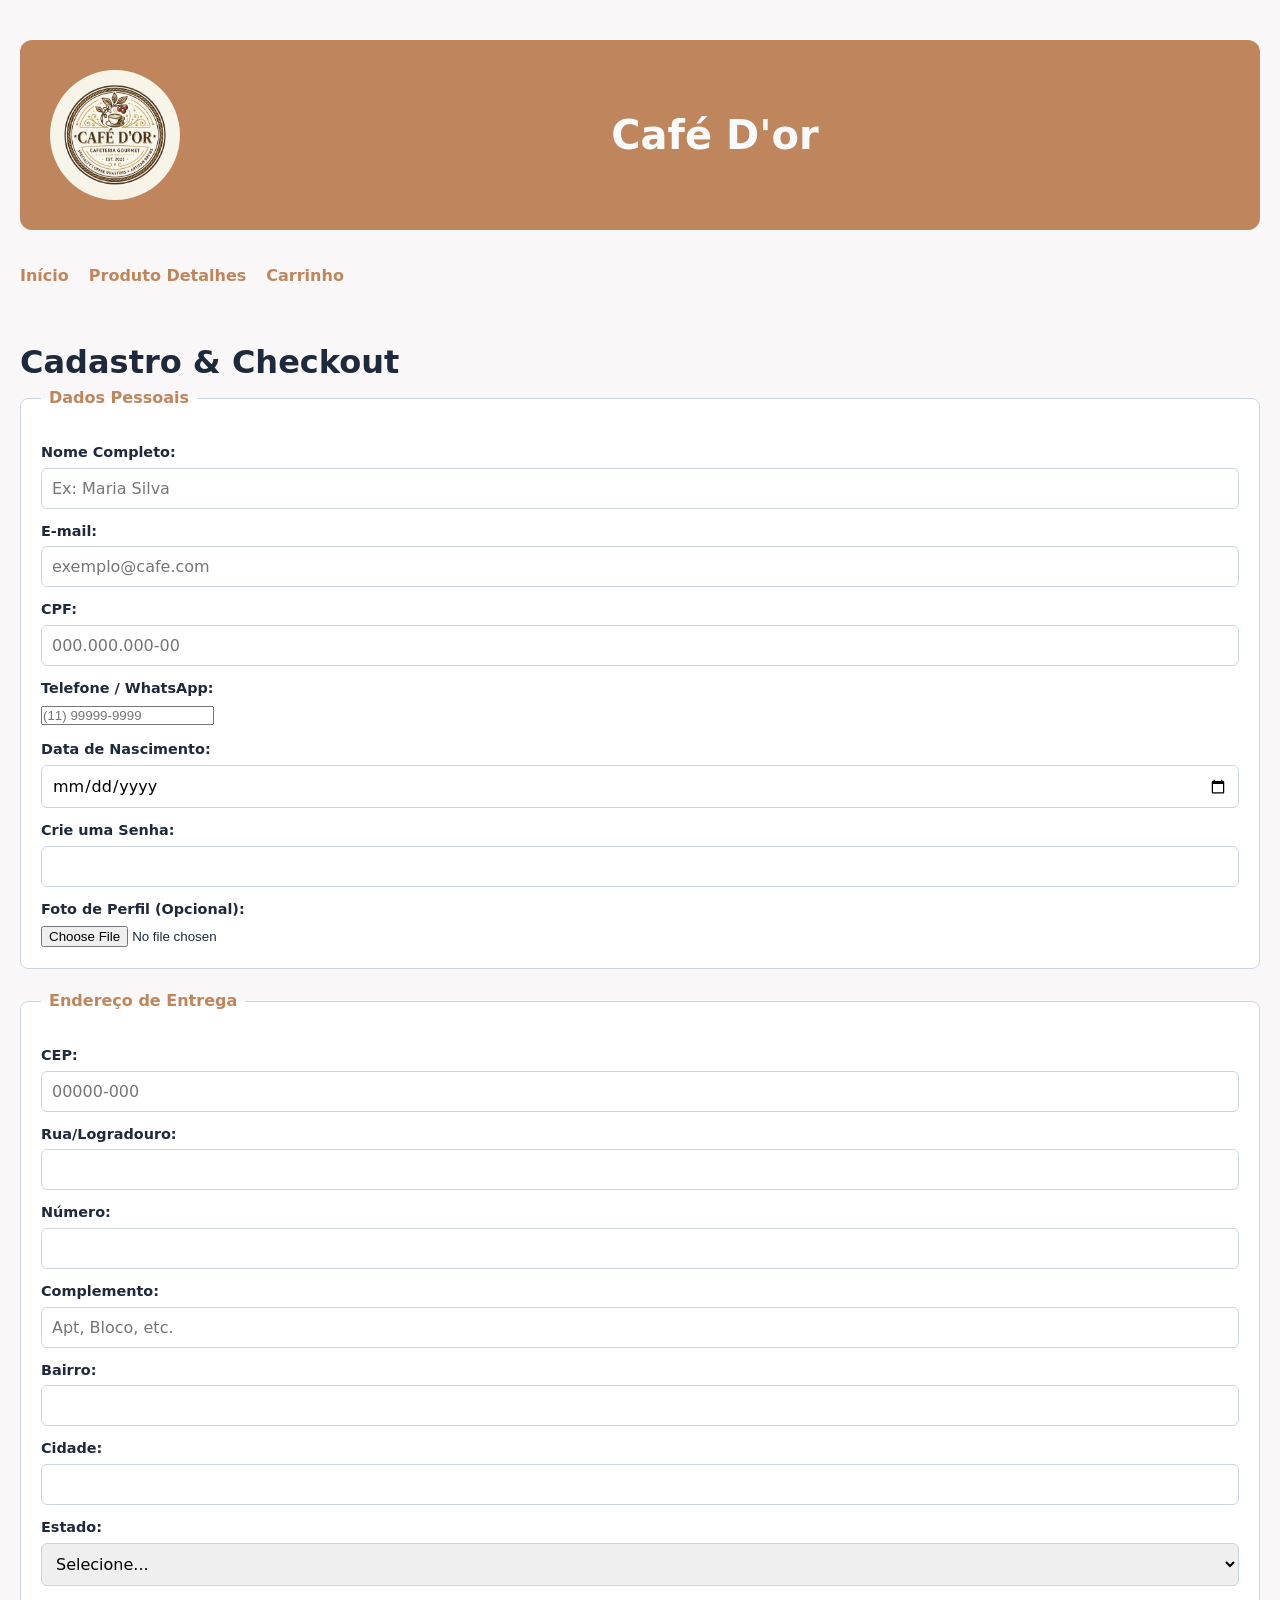
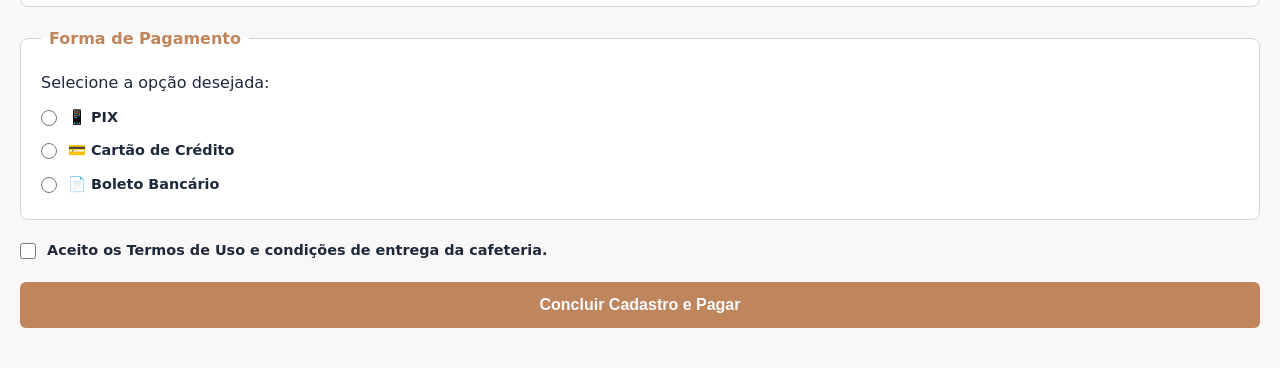
<file: cadastro.html>
<!DOCTYPE html>
<html lang="pt-BR">
<head>
    <meta charset="UTF-8">
    <meta name="viewport" content="width=device-width, initial-scale=1.0">
    <link rel="stylesheet" href="style.css">
    <title>Cadastro - Café D'or</title>
</head>
<body>
    <header class="cabeçalho">
        <img class="img-logo" src="img/image_a37e33cb.jpg" alt="Logo da Cafeteria Cafés D'or">
        <h1 class="titulo-pagina">Café D'or</h1>
    </header>

    <nav class="menu">
        <ul>
            <li><a href="index.html">Início</a></li>
            <li><a href="produto.html">Produto Detalhes</a></li>
            <li><a href="carrinho.html">Carrinho</a></li>
        </ul>
    </nav>

    <main>
        <form action="#" method="POST" class="form-cadastro">
            <h1>Cadastro & Checkout</h1>


            <fieldset>
                <legend>Dados Pessoais</legend>
                
                <div class="form-group">
                    <label for="nome">Nome Completo:</label>
                    <input type="text" id="nome" required class="input-field" placeholder="Ex: Maria Silva">
                </div>

                <div class="form-group">
                    <label for="email">E-mail:</label>
                    <input type="email" id="email" required class="input-field" placeholder="exemplo@cafe.com">
                </div>

                <div class="form-group">
                    <label for="cpf">CPF:</label>
                    <input type="text" id="cpf" required pattern="\d{3}\.\d{3}\.\d{3}-\d{2}" placeholder="000.000.000-00" class="input-field">
                </div>

                <div class="form-group">
                    <label for="tel">Telefone / WhatsApp:</label>
                    <input type="tel" id="tel" required placeholder="(11) 99999-9999" class="input-field">
                </div>

                <div class="form-group">
                    <label for="nascimento">Data de Nascimento:</label>
                    <input type="date" id="nascimento" required class="input-field">
                </div>

                <div class="form-group">
                    <label for="senha">Crie uma Senha:</label>
                    <input type="password" id="senha" required minlength="6" class="input-field">
                </div>

                <div class="form-group">
                    <label for="avatar">Foto de Perfil (Opcional):</label>
                    <input type="file" id="avatar" accept="image/*" class="input-field">
                </div>
            </fieldset>


            <fieldset>
                <legend>Endereço de Entrega</legend>

                <div class="form-group">
                    <label for="cep">CEP:</label>
                    <input type="text" id="cep" required placeholder="00000-000" class="input-field">
                </div>

                <div class="form-group">
                    <label for="rua">Rua/Logradouro:</label>
                    <input type="text" id="rua" required class="input-field">
                </div>

                <div class="form-group">
                    <label for="numero">Número:</label>
                    <input type="text" id="numero" required class="input-field">
                </div>

                <div class="form-group">
                    <label for="complemento">Complemento:</label>
                    <input type="text" id="complemento" class="input-field" placeholder="Apt, Bloco, etc.">
                </div>

                <div class="form-group">
                    <label for="bairro">Bairro:</label>
                    <input type="text" id="bairro" required class="input-field">
                </div>

                <div class="form-group">
                    <label for="cidade">Cidade:</label>
                    <input type="text" id="cidade" required class="input-field">
                </div>

                <div class="form-group">
                    <label for="estado">Estado:</label>
                    <select id="estado" required class="input-field">
                        <option value="">Selecione...</option>
                        <option value="SP">São Paulo</option>
                        <option value="RJ">Rio de Janeiro</option>
                        <option value="MG">Minas Gerais</option>
                    </select>
                </div>
            </fieldset>


            <fieldset>
                <legend>Forma de Pagamento</legend>
                <p>Selecione a opção desejada:</p>
                <div class="pagamento-opcoes">
                    <label class="metodo-pay">
                        <input type="radio" name="pagamento" value="pix" required>
                        <span>📱 PIX</span>
                    </label>
                    <label class="metodo-pay">
                        <input type="radio" name="pagamento" value="cartao">
                        <span>💳 Cartão de Crédito</span>
                    </label>
                    <label class="metodo-pay">
                        <input type="radio" name="pagamento" value="boleto">
                        <span>📄 Boleto Bancário</span>
                    </label>
                </div>
            </fieldset>


            <div style="margin: 20px 0;">
                <label>
                    <input type="checkbox" required> Aceito os Termos de Uso e condições de entrega da cafeteria.
                </label>
            </div>

            <button type="submit" class="btn-acao" style="width: 100%;">Concluir Cadastro e Pagar</button>
        </form>
    </main>
</body>
</html>
</file>
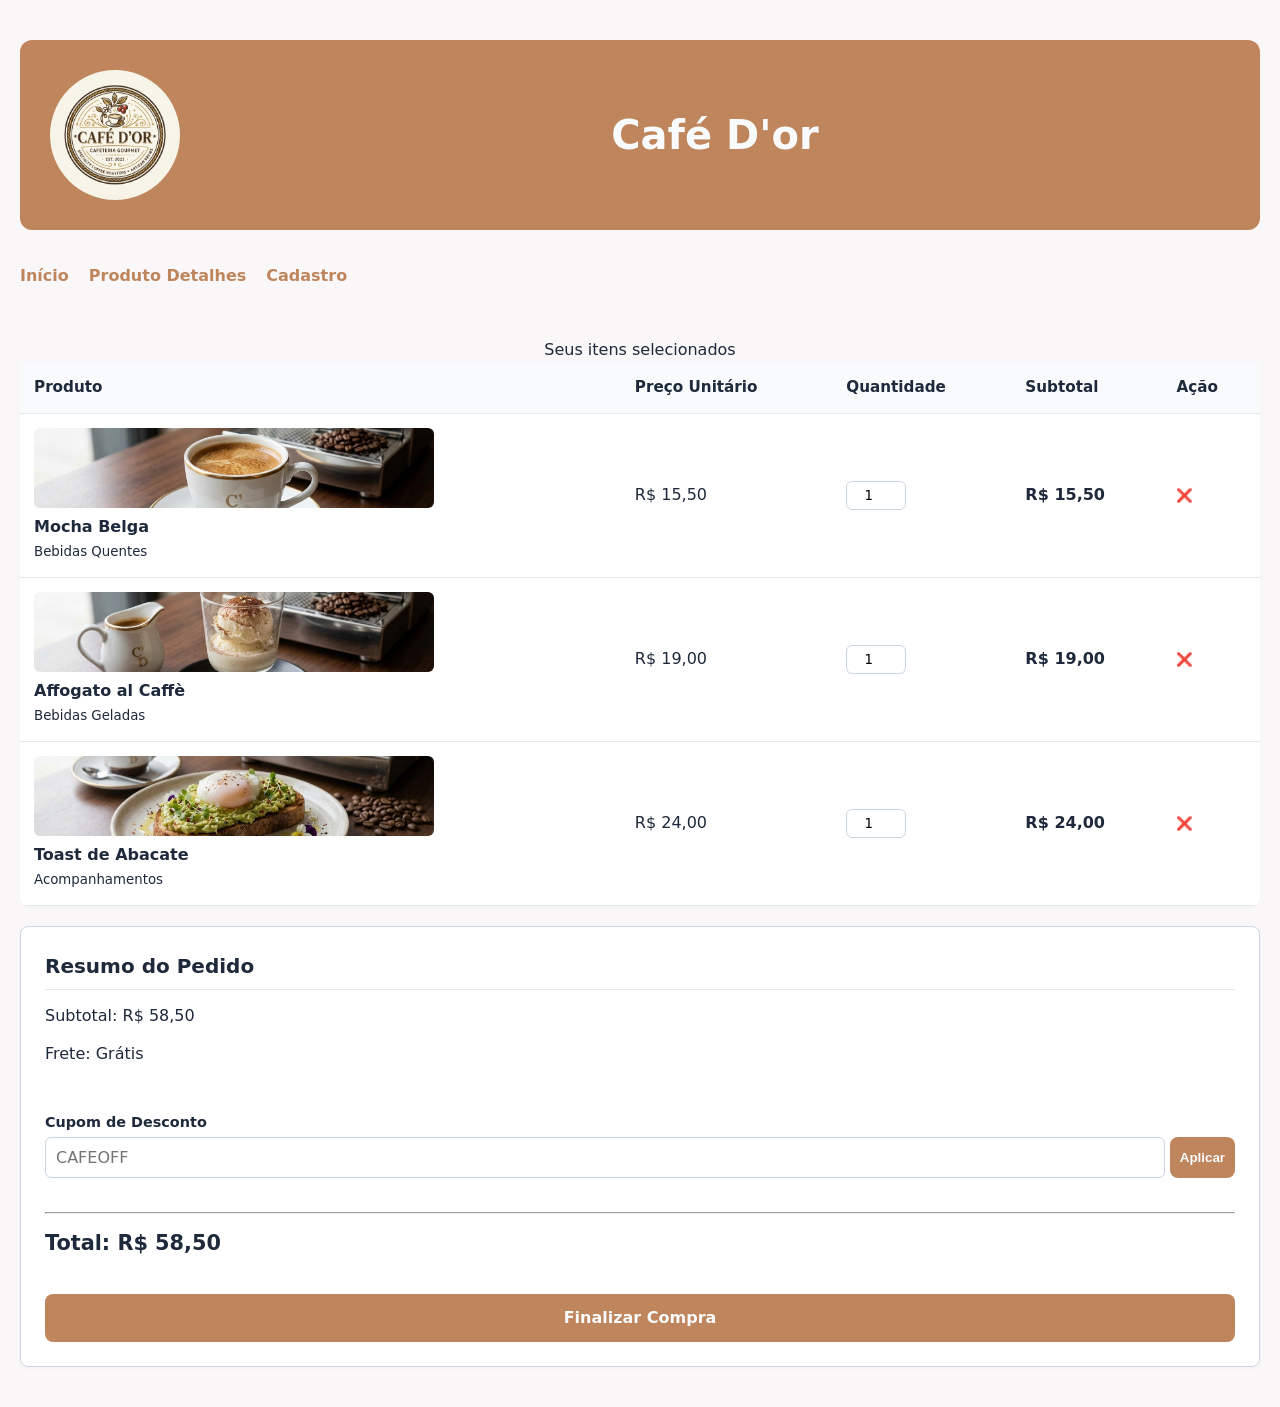
<file: carrinho.html>
<!DOCTYPE html>
<html lang="pt-BR">
<head>
    <meta charset="UTF-8">
    <meta name="viewport" content="width=device-width, initial-scale=1.0">
    <link rel="stylesheet" href="style.css">
    <title>Carrinho - Café D'or</title>
</head>
<body>
    <header class="cabeçalho">
        <img class="img-logo" src="img/image_a37e33cb.jpg" alt="Logo da Cafeteria Cafés D'or">
        <h1 class="titulo-pagina">Café D'or</h1>
    </header>

    <nav class="menu">
        <ul>
            <li><a href="index.html">Início</a></li>
            <li><a href="produto.html">Produto Detalhes</a></li>
            <li><a href="cadastro.html">Cadastro</a></li>
        </ul>
    </nav>

    <main class="carrinho-layout">
     
        <section>
            <table class="tabela-estilizada">
                <caption>Seus itens selecionados</caption>
                <thead>
                    <tr>
                        <th scope="col">Produto</th>
                        <th scope="col">Preço Unitário</th>
                        <th scope="col">Quantidade</th>
                        <th scope="col">Subtotal</th>
                        <th scope="col">Ação</th>
                    </tr>
                </thead>
                <tbody>
                    <tr>
                        <td>
                            <div class="item-flex">
                                <img src="img/image_7e996c2c.jpg" alt="Mocha" class="img-carrinho-thumb">
                                <div>
                                    <strong>Mocha Belga</strong><br><small>Bebidas Quentes</small>
                                </div>
                            </div>
                        </td>
                        <td>R$ 15,50</td>
                        <td><input type="number" min="1" value="1" class="input-field" style="width: 60px;"></td>
                        <td>R$ 15,50</td>
                        <td><button title="Remover item" style="background:none; border:none; cursor:pointer;">❌</button></td>
                    </tr>
                    <tr>
                        <td>
                            <div class="item-flex">
                                <img src="img/image_476dff47.jpg" alt="Affogato" class="img-carrinho-thumb">
                                <div>
                                    <strong>Affogato al Caffè</strong><br><small>Bebidas Geladas</small>
                                </div>
                            </div>
                        </td>
                        <td>R$ 19,00</td>
                        <td><input type="number" min="1" value="1" class="input-field" style="width: 60px;"></td>
                        <td>R$ 19,00</td>
                        <td><button title="Remover item" style="background:none; border:none; cursor:pointer;">❌</button></td>
                    </tr>
                    <tr>
                        <td>
                            <div class="item-flex">
                                <img src="img/image_65162188.jpg" alt="Toast" class="img-carrinho-thumb">
                                <div>
                                    <strong>Toast de Abacate</strong><br><small>Acompanhamentos</small>
                                </div>
                            </div>
                        </td>
                        <td>R$ 24,00</td>
                        <td><input type="number" min="1" value="1" class="input-field" style="width: 60px;"></td>
                        <td>R$ 24,00</td>
                        <td><button title="Remover item" style="background:none; border:none; cursor:pointer;">❌</button></td>
                    </tr>
                </tbody>
                <tfoot>
                </tfoot>
            </table>
        </section>

  
        <aside class="order-summary">
            <h2>Resumo do Pedido</h2>
            <p>Subtotal: <span>R$ 58,50</span></p>
            <p>Frete: <span style="color: var(--sucesso);">Grátis</span></p>
            
            <div class="form-group" style="margin: 20px 0;">
                <label for="cupom">Cupom de Desconto</label>
                <div style="display:flex; gap: 5px;">
                    <input type="text" id="cupom" placeholder="CAFEOFF" class="input-field" style="flex:1;">
                    <button class="btn-acao" style="padding:10px;">Aplicar</button>
                </div>
            </div>
            <hr>
            <p style="font-size: 1.3rem; font-weight: bold;">Total: <span>R$ 58,50</span></p>
            <a href="cadastro.html" class="btn-acao" style="width: 100%; text-align: center; box-sizing: border-box; display: block; margin-top: 20px; ">Finalizar Compra</a>
        </aside>
    </main>
</body>
</html>
</file>
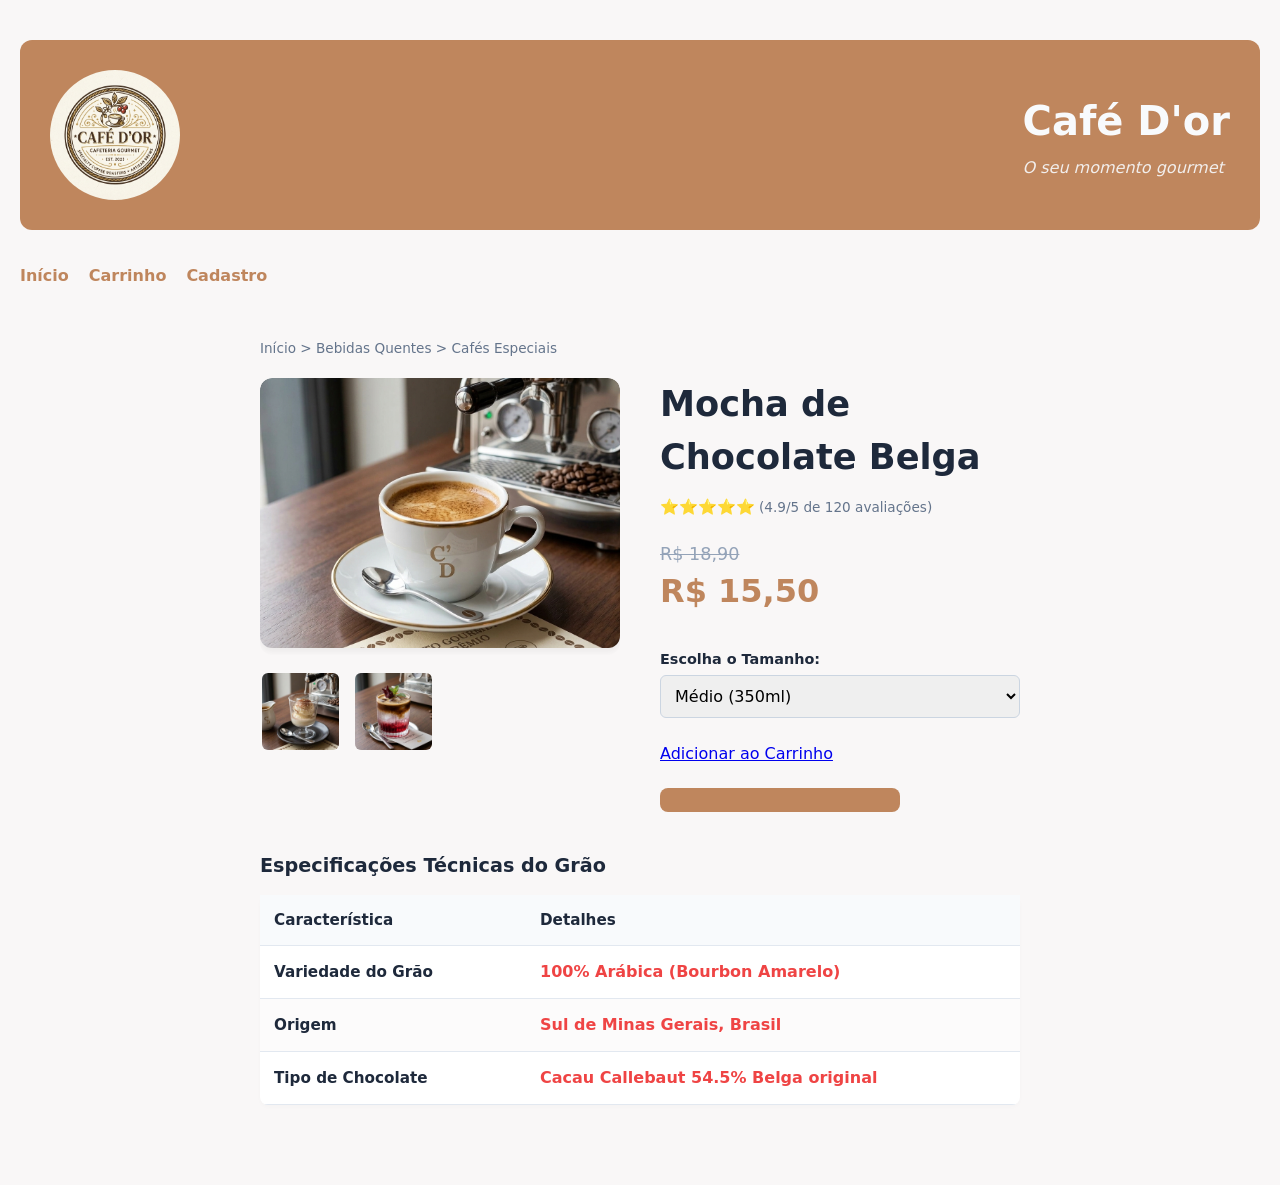
<file: produto.html>
<!doctype html>
<html lang="pt-BR">
  <head>
    <meta charset="UTF-8" />
    <meta name="viewport" content="width=device-width, initial-scale=1.0" />
    <link rel="stylesheet" href="style.css" />
    <title>Produto - Café D'or</title>
  </head>
  <body>
   
    <header>
      <img
        class="img-logo"
        src="img/image_a37e33cb.jpg"
        alt="Logo da Cafeteria Cafés D'or"
      />
      <div class="header-info">
        <h1 class="titulo-pagina">Café D'or</h1>
        <p style="color: var(--text-light); opacity: 0.9;"><em>O seu momento gourmet</em></p>
      </div>
    </header>

    <nav class="menu">
      <ul>
        <li><a href="index.html">Início</a></li>
        <li><a href="carrinho.html">Carrinho</a></li>
        <li><a href="cadastro.html">Cadastro</a></li>
      </ul>
    </nav>

    <main class="container-formulario">
    
      <nav class="breadcrumb-loja" aria-label="Breadcrumb">
        Início &gt; Bebidas Quentes &gt; Cafés Especiais
      </nav>


      <section class="layout-produto" style="margin-top: 20px">
        <div class="coluna-galeria">

          <div style="overflow: hidden; border-radius: 12px;">
            <img
              class="foto-principal-detalhe"
              src="img/image_7e996c2c.jpg"
              alt="Mocha de Chocolate Belga"
            />
          </div>
     
         
          <div class="galeria-thumbnails">
            <img
              class="thumbnail-item"
              src="img/image_476dff47.jpg"
              alt="Imagem do Affogato al Caffè"
            />
            <img
              class="thumbnail-item"
              src="img/image_2efacebb.jpg"
              alt="Imagem do Espresso Tonic com Hibisco"
            />
          </div>
        </div>

  
        <div class="coluna-info-compra">
          <h1 style="color: var(--text-dark); font-size: 2.2rem; font-weight: 700">
            Mocha de Chocolate Belga
          </h1>

          <div
            style="
              color: #f59e0b;
              display: flex;
              align-items: center;
              gap: 4px;
              font-size: 0.95rem;
              font-weight: 500;
            "
          >
            ⭐⭐⭐⭐⭐
            <span style="color: #64748b; font-size: 0.85rem"
              >(4.9/5 de 120 avaliações)</span
            >
          </div>

          <div style="margin: 10px 0">
            <span class="preco-antigo-detalhe">R$ 18,90</span>
            <div class="preco-atual-detalhe">R$ 15,50</div>
          </div>

          <div class="form-group-item">
            <label for="tamanho-cafe">Escolha o Tamanho:</label>
            <select
              id="tamanho-cafe"
              class="seletor-opcoes"
              style="max-width: 100%"
            >
              <option value="medio">Médio (350ml)</option>
              <option value="pequeno">Pequeno (200ml)</option>
              <option value="grande">Grande (500ml)</option>
            </select>
          </div>
            <a href="carrinho.html">Adicionar ao Carrinho</a>
          <button class="btn-principal" style="width: 100%; max-width: 240px; margin-top: 10px">
          </button>
        </div>
      </section>

     
      <section style="margin-top: 40px">
        <table class="tabela-ecommerce">
          <caption>
            Especificações Técnicas do Grão
          </caption>
          <thead>
            <tr>
              <th scope="col" style="width: 35%">Característica</th>
              <th scope="col">Detalhes</th>
            </tr>
          </thead>
          <tbody>
            <tr>
              <th scope="row" style="background: transparent; font-weight: 600">
                Variedade do Grão
              </th>
              <td>100% Arábica (Bourbon Amarelo)</td>
            </tr>
            <tr>
              <th scope="row" style="background: transparent; font-weight: 600">
                Origem
              </th>
              <td>Sul de Minas Gerais, Brasil</td>
            </tr>
            <tr>
              <th scope="row" style="background: transparent; font-weight: 600">
                Tipo de Chocolate
              </th>
              <td>Cacau Callebaut 54.5% Belga original</td>
            </tr>
          </tbody>
        </table>
      </section>
    </main>
  </body>
</html>
</file>
<file: style.css>
:root {
  --bg-main: #f9f7f7;
  --bg-card: #bf865d;
  --bg-img-placeholder: #f3f3f3;
  --text-dark: #1e293b;
  --text-light: #f8fafc;
  --feedback-valid: #10b981;
  --feedback-invalid: #ef4444;
}

* {
  box-sizing: border-box;
  margin: 0;
  padding: 0;
}

body {
  font-family: 'Inter', system-ui, sans-serif;
  background-color: var(--bg-main);
  color: var(--text-dark);
  padding: 40px 20px;
  line-height: 1.5;
}

header {
  background-color: var(--bg-card);
  padding: 30px;
  color: var(--text-light);
  border-radius: 12px;
  margin-bottom: 24px;
  display: flex;
  align-items: center;
  justify-content: space-between;
  gap: 20px;
  flex-wrap: wrap;
}

.header-info {
  display: flex;
  flex-direction: column;
  gap: 5px;
}

.titulo-pagina {
  text-align: center;
  color: var(--text-light);
  font-size: 2.5rem;
  flex-grow: 1;
}

.img-logo {
  width: 130px;
  height: 130px;
  border-radius: 50%;
  background: var(--bg-img-placeholder);
  object-fit: cover;
}

.busca-carrinho {
  display: flex;
  align-items: center;
  gap: 15px;
  font-weight: 600;
}

.img-carrinho {
  width: 25px;
  height: 25px;
  object-fit: contain;
}

.menu {
  margin-bottom: 40px;
}

.menu ul {
  display: flex;
  gap: 20px;
  list-style: none;
  padding: 10px 0;
}

.menu a {
  color: var(--bg-card);
  text-decoration: none;
  font-weight: 600;
}

.menu a:hover {
  text-decoration: underline;
}

.grid-vitrine {
  display: grid;
  grid-template-columns: repeat(auto-fit, minmax(280px, 1fr));
  gap: 24px;
  margin-bottom: 50px;
}

.card {
  background-color: var(--bg-card);
  color: var(--text-light);
  border-radius: 12px;
  padding: 20px;
  text-align: center;
}

.card p {
  font-size: 0.95rem;
  margin-top: 10px;
}

.card-media {
  width: 100%;
  height: 200px;
  border-radius: 12px;
  overflow: hidden;
  margin-bottom: 12px;
}

.card-media img {
  width: 100%;
  height: 100%;
  object-fit: cover;
}

.imagens-circulares {
  display: flex;
  justify-content: center;
  align-items: flex-start;
  gap: 40px;
  margin-bottom: 60px;
  flex-wrap: wrap;
}

.imagens-circulares article {
  text-align: center;
  width: 120px;
}

.imagens-circulares p {
  margin-top: 12px;
  font-weight: 600;
  color: var(--text-dark);
}

.imagem-circular {
  width: 100px;
  height: 100px;
  border-radius: 50%;
  object-fit: cover;
  border: 2px solid var(--bg-card);
  display: block;
  margin: 0 auto;
}

.wrapper-zoom {
  border-radius: 50%;
  overflow: hidden;
  width: 100px;
  height: 100px;
  margin: 0 auto;
}

.wrapper-zoom .img-zoom {
  transition: transform 0.4s ease;
}

.wrapper-zoom:hover .img-zoom {
  transform: scale(1.1);
}

.img-grid {
  width: 100%;
  height: 220px;
  object-fit: cover;
  border-radius: 12px;
}

.grid-vitrine figure {
  background-color: #fff;
  padding: 12px;
  border-radius: 12px;
  box-shadow: 0 4px 6px rgba(0,0,0,0.05);
  text-align: center;
}

.grid-vitrine figcaption {
  margin-top: 10px;
  font-weight: 600;
  color: var(--text-dark);
}

.sold-out {
  filter: grayscale(100%);
  opacity: 0.6;
  position: relative;
}

.sold-out figcaption {
  position: absolute;
  top: 50%;
  left: 50%;
  transform: translate(-50%, -50%);
  background: rgba(0, 0, 0, 0.75);
  color: #fff;
  padding: 6px 12px;
  border-radius: 4px;
  margin-top: 0;
}

.botao-carrinho {
  display: inline-block;
  margin-top: 12px;
  background-color: var(--bg-card);
  color: var(--text-light);
  padding: 8px 16px;
  border-radius: 6px;
  text-decoration: none;
  font-weight: 600;
  transition: background-color 0.2s ease;
  cursor: pointer;
}

.botao-carrinho:hover {
  background-color: var(--text-dark);
}

.btn-principal {
  display: inline-block;
  background-color: var(--bg-card);
  color: var(--text-light);
  padding: 12px 24px;
  border-radius: 8px;
  text-decoration: none;
  font-weight: 600;
  border: none;
  cursor: pointer;
  transition: background-color 0.2s ease;
  text-align: center;
}

.btn-principal:hover {
  background-color: var(--text-dark);
}

.tabela-ecommerce, table {
  width: 100%;
  border-collapse: collapse;
  background-color: #fff;
  border-radius: 8px;
  overflow: hidden;
  box-shadow: 0 2px 4px rgba(0,0,0,0.02);
  margin: 20px 0;
}

.tabela-ecommerce caption {
  font-weight: 700;
  color: var(--text-dark);
  margin-bottom: 14px;
  text-align: left;
  font-size: 1.2rem;
}

.tabela-ecommerce th, .tabela-ecommerce td, th, td {
  padding: 14px;
  text-align: left;
  border-bottom: 1px solid #e2e8f0;
  vertical-align: middle;
}

.tabela-ecommerce th, th {
  background-color: #f8fafc;
  color: var(--text-dark);
  font-weight: 600;
  font-size: 0.95rem;
}

.tabela-ecommerce tbody tr:nth-child(even) {
  background-color: #fcfbfb;
}

.layout-produto {
  display: grid;
  grid-template-columns: repeat(auto-fit, minmax(320px, 1fr));
  gap: 40px;
  margin-bottom: 40px;
}

.coluna-galeria {
  display: flex;
  flex-direction: column;
  gap: 16px;
}

.foto-principal-detalhe {
  width: 100%;
  aspect-ratio: 4 / 3;
  object-fit: cover;
  border-radius: 12px;
  box-shadow: 0 4px 6px rgba(0,0,0,0.05);
}

.galeria-thumbnails {
  display: flex;
  gap: 12px;
}

.thumbnail-item {
  width: calc(25% - 9px);
  aspect-ratio: 1 / 1;
  object-fit: cover;
  border-radius: 8px;
  cursor: pointer;
  border: 2px solid transparent;
  transition: all 0.2s ease;
}

.thumbnail-item:hover {
  border-color: var(--bg-card);
  transform: translateY(-2px);
}

.thumb {
  width: 170px;
}

.coluna-info-compra {
  display: flex;
  flex-direction: column;
  gap: 12px;
}

.breadcrumb-loja {
  font-size: 0.85rem;
  color: #64748b;
  font-weight: 500;
}

.preco-antigo-detalhe {
  text-decoration: line-through;
  color: #94a3b8;
  font-size: 1.1rem;
}

.preco-atual-detalhe {
  font-size: 2rem;
  font-weight: 700;
  color: var(--bg-card);
}

.seletor-opcoes {
  width: 100%;
  max-width: 240px;
  padding: 10px;
  border-radius: 6px;
  border: 1px solid #cbd5e1;
  font-family: inherit;
  font-size: 1rem;
  margin-bottom: 12px;
}

.layout-carrinho {
  display: grid;
  grid-template-columns: 2fr 1fr;
  gap: 30px;
  align-items: start;
}

@media (max-width: 900px) {
  .layout-carrinho {
    grid-template-columns: 1fr;
  }
}

.produto-carrinho-info {
  display: flex;
  align-items: center;
  gap: 16px;
}

.img-carrinho-tabela, td img {
  width: 110px;
  height: 80px;
  object-fit: cover;
  border-radius: 6px;
}

.img-carrinho-thumb {
  width: 400px;
}

.input-quantidade-carrinho, td input[type="number"] {
  width: 55px;
  padding: 6px;
  border-radius: 6px;
  border: 1px solid #cbd5e1;
  text-align: center;
  font-family: inherit;
}

td text, td span, td a {
  font-weight: 500;
}

td h3, .produto-carrinho-info div p {
  font-size: 1rem;
  font-weight: 600;
  margin-bottom: 2px;
}

td span {
  font-size: 0.85rem;
  color: #64748b;
}

td:has(input[type="number"]) + td, 
td:nth-last-child(2) {
  font-weight: 600;
}

td:last-child, .produto-carrinho-info + td + td + td + td {
  color: var(--feedback-invalid);
  font-weight: 700;
  cursor: pointer;
  text-decoration: none;
}

.order-summary, .resumo-pedido {
  background-color: #fff;
  padding: 24px;
  border-radius: 8px;
  border: 1px solid #cbd5e1;
  box-shadow: 0 2px 4px rgba(0,0,0,0.02);
  display: flex;
  flex-direction: column;
  gap: 14px;
}

.order-summary h2, .resumo-pedido h2 {
  font-size: 1.25rem;
  font-weight: 700;
  color: var(--text-dark);
  padding-bottom: 8px;
  border-bottom: 1px solid #e2e8f0;
}

.summary-row, .resumo-pedido p {
  display: flex;
  justify-content: space-between;
  font-weight: 500;
  color: #475569;
}

.resumo-pedido label {
  font-weight: 600;
  margin-top: 10px;
  margin-bottom: 0;
}

.resumo-pedido div:has(input[type="text"]) {
  display: flex;
  gap: 8px;
  margin-bottom: 10px;
}

.resumo-pedido input[type="text"] {
  flex: 1;
  padding: 8px 12px;
  border-radius: 6px;
  border: 1px solid #cbd5e1;
}

.resumo-pedido button {
  background-color: #f1f5f9;
  color: var(--text-dark);
  border: 1px solid #cbd5e1;
  padding: 8px 16px;
  border-radius: 6px;
  font-weight: 600;
  cursor: pointer;
}

.resumo-pedido button:hover {
  background-color: #e2e8f0;
}

.summary-total, .resumo-pedido h3, .resumo-pedido p:last-of-type {
  font-size: 1.2rem;
  font-weight: 700;
  color: var(--text-dark);
  border-top: 1px dashed #cbd5e1;
  padding-top: 12px;
  margin-top: 4px;
}

.container-formulario {
  max-width: 760px;
  margin: 40px auto;
}

fieldset {
  border: 1px solid #cbd5e1;
  border-radius: 8px;
  padding: 20px;
  margin-bottom: 20px;
  background-color: #fff;
}

legend {
  font-weight: 700;
  color: var(--bg-card);
  padding: 0 8px;
}

label {
  display: block;
  font-weight: 600;
  font-size: 0.9rem;
  margin-top: 12px;
  margin-bottom: 4px;
}

input[type="text"], 
input[type="email"], 
input[type="password"], 
input[type="date"], 
select {
  width: 100%;
  padding: 10px;
  border-radius: 6px;
  border: 1px solid #cbd5e1;
  font-family: inherit;
  font-size: 1rem;
  box-sizing: border-box;
}

input:focus,
select:focus {
  outline: none;
  border-color: var(--bg-card);
}

input[type="radio"],
input[type="checkbox"] {
  width: 16px;
  height: 16px;
  accent-color: var(--bg-card);
  vertical-align: middle;
  margin-right: 6px;
}

input[type="submit"],
button[type="submit"],
.btn-checkout-submit,
.bnt-finalizar {
  display: block;
  width: 100%;
  padding: 14px;
  background-color: var(--bg-card);
  color: var(--text-light);
  border: none;
  border-radius: 6px;
  font-size: 1rem;
  font-weight: 600;
  cursor: pointer;
  margin-top: 20px;
  text-align: center;
  text-decoration: none;
}

input[type="submit"]:hover,
button[type="submit"]:hover,
.btn-checkout-submit:hover {
  background-color: var(--text-dark);
}

.btn-acao {
  display: inline-block;
  background-color: var(--bg-card);
  color: var(--text-light);
  padding: 12px 24px;
  border-radius: 8px;
  text-decoration: none;
  font-weight: 600;
  border: none;
  cursor: pointer;
  transition: background-color 0.2s ease;
  text-align: center;
}

.btn-acao :hover {
  background-color: var(--text-dark);
}
</file>
